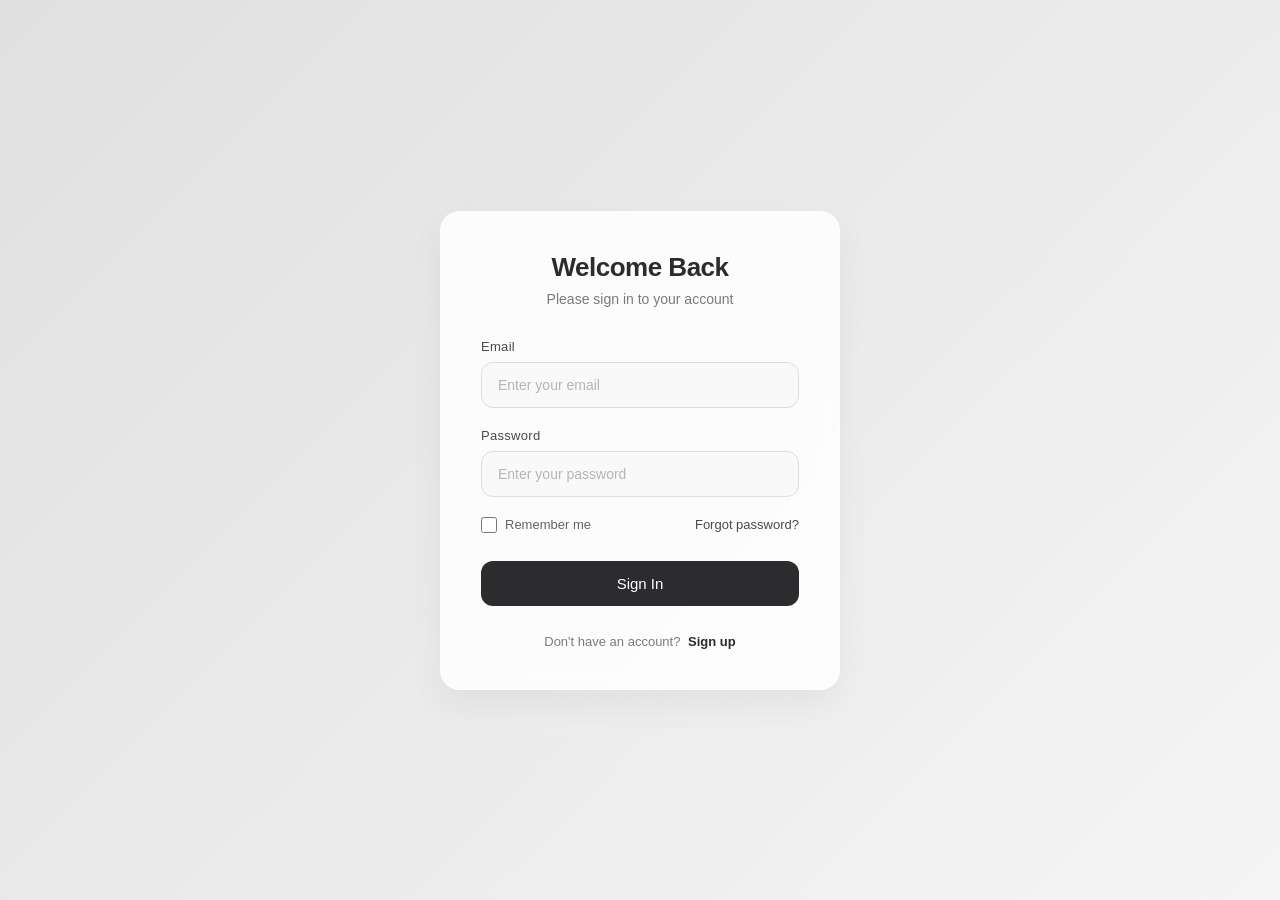
<file: New file/index.html>
<!DOCTYPE html>
<html lang="en">
<head>
    <meta charset="UTF-8">
    <meta name="viewport" content="width=device-width, initial-scale=1.0">
    <title>Login</title>
    <link rel="stylesheet" href="style.css">
    <base target="_blank">
</head>
<body>
    <div class="login-container">
        <div class="login-header">
            <h1>Welcome Back</h1>
            <p>Please sign in to your account</p>
        </div>
        <form>
            <div class="form-group">
                <label for="email">Email</label>
                <input type="email" id="email" placeholder="Enter your email" required>
            </div>
            <div class="form-group">
                <label for="password">Password</label>
                <input type="password" id="password" placeholder="Enter your password" required>
            </div>
            <div class="remember-forgot">
                <label class="remember">
                    <input type="checkbox"> Remember me
                </label>
                <a href="#" class="forgot-link">Forgot password?</a>
            </div>
            <button type="submit" class="login-btn">Sign In</button>
        </form>
        <div class="signup-link">
            Don't have an account? <a href="#">Sign up</a>
        </div>
    </div>
</body>
</html>
</file>
<file: New file/style.css>
* {
    margin: 0;
    padding: 0;
    box-sizing: border-box;
}

body {
    font-family: 'Segoe UI', Tahoma, Geneva, Verdana, sans-serif;
    background: linear-gradient(135deg, #e0e0e0 0%, #f5f5f5 100%);
    min-height: 100vh;
    display: flex;
    justify-content: center;
    align-items: center;
}

.login-container {
    background: rgba(255, 255, 255, 0.85);
    backdrop-filter: blur(10px);
    -webkit-backdrop-filter: blur(10px);
    padding: 40px;
    border-radius: 20px;
    border: 1px solid rgba(255, 255, 255, 0.5);
    box-shadow: 0 15px 35px rgba(0, 0, 0, 0.05);
    width: 100%;
    max-width: 400px;
    animation: slideUp 0.6s cubic-bezier(0.16, 1, 0.3, 1);
}

@keyframes slideUp {
    from {
        opacity: 0;
        transform: translateY(20px);
    }
    to {
        opacity: 1;
        transform: translateY(0);
    }
}

.login-header {
    text-align: center;
    margin-bottom: 32px;
}

.login-header h1 {
    color: #2c2c2c;
    font-size: 26px;
    font-weight: 600;
    letter-spacing: -0.5px;
    margin-bottom: 8px;
}

.login-header p {
    color: #7a7a7a;
    font-size: 14px;
}

.form-group {
    margin-bottom: 20px;
}

.form-group label {
    display: block;
    margin-bottom: 8px;
    color: #4a4a4a;
    font-size: 13px;
    font-weight: 500;
    letter-spacing: 0.3px;
}

.form-group input {
    width: 100%;
    padding: 14px 16px;
    border: 1px solid #dcdcdc;
    border-radius: 12px;
    font-size: 14px;
    color: #2c2c2c;
    transition: all 0.25s ease;
    background: rgba(248, 248, 248, 0.8);
}

.form-group input:focus {
    outline: none;
    border-color: #8e8e93;
    background: #fff;
    box-shadow: 0 0 0 4px rgba(142, 142, 147, 0.1);
}

.form-group input::placeholder {
    color: #b5b5b5;
}

.remember-forgot {
    display: flex;
    justify-content: space-between;
    align-items: center;
    margin-bottom: 28px;
    font-size: 13px;
}

.remember {
    display: flex;
    align-items: center;
    gap: 8px;
    color: #636366;
    cursor: pointer;
}

.remember input[type="checkbox"] {
    width: 16px;
    height: 16px;
    accent-color: #48484a;
    cursor: pointer;
}

.forgot-link {
    color: #48484a;
    text-decoration: none;
    font-weight: 500;
    transition: color 0.2s;
}

.forgot-link:hover {
    color: #1c1c1e;
}

.login-btn {
    width: 100%;
    padding: 14px;
    background: #2c2c2e;
    color: #ffffff;
    border: none;
    border-radius: 12px;
    font-size: 15px;
    font-weight: 500;
    cursor: pointer;
    transition: all 0.2s ease;
}

.login-btn:hover {
    background: #1c1c1e;
    box-shadow: 0 5px 15px rgba(0, 0, 0, 0.1);
}

.login-btn:active {
    transform: scale(0.99);
}

.signup-link {
    text-align: center;
    margin-top: 28px;
    color: #7a7a7a;
    font-size: 13px;
}

.signup-link a {
    color: #2c2c2e;
    text-decoration: none;
    font-weight: 600;
    margin-left: 4px;
}

.signup-link a:hover {
    text-decoration: underline;
}
</file>
